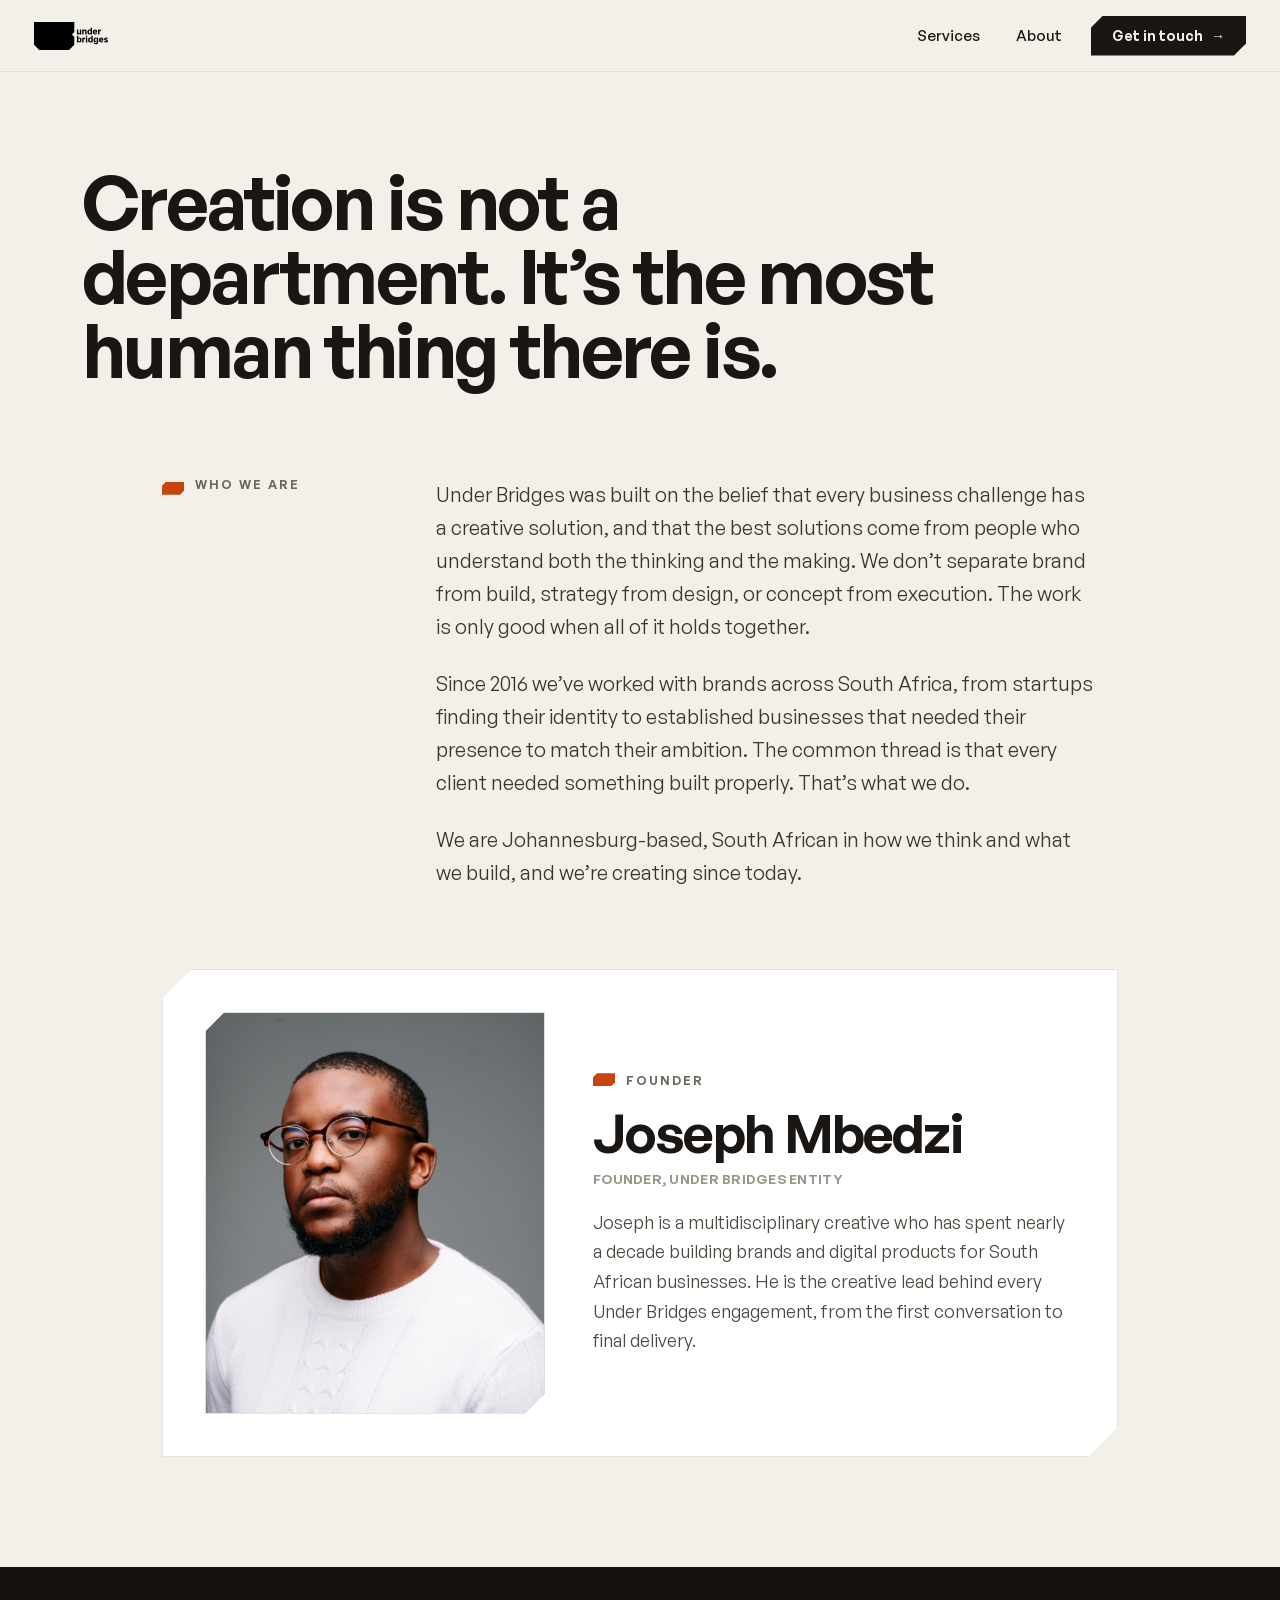
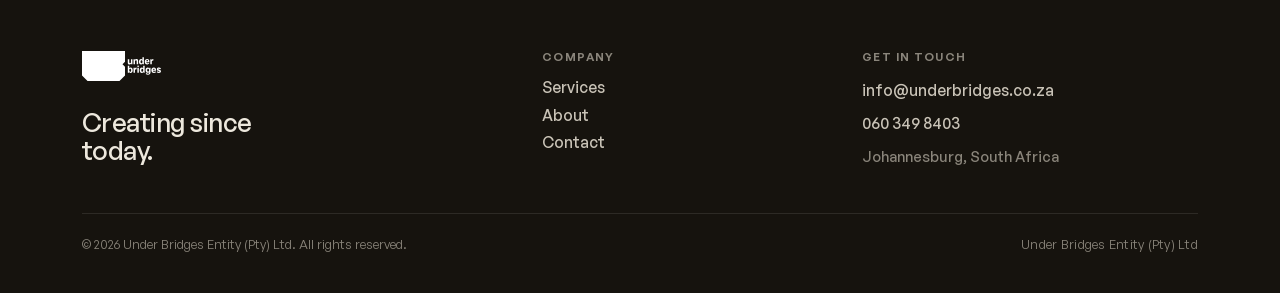
<file: about/index.html>
<!DOCTYPE html>
<html lang="en">
<head>
<meta charset="utf-8">
<meta name="viewport" content="width=device-width, initial-scale=1">
<title>About | Under Bridges — Creative &amp; Digital Solutions</title>
<meta name="description" content="Under Bridges is a Johannesburg-based creative and digital solutions company, founded by Joseph Mbedzi. Building brands and platforms for South African businesses since 2016.">
<link rel="canonical" href="https://underbridges.co.za/about/">
<meta name="theme-color" content="#F3F0E9">

<meta property="og:type" content="website">
<meta property="og:site_name" content="Under Bridges">
<meta property="og:title" content="About | Under Bridges — Creative &amp; Digital Solutions">
<meta property="og:description" content="Creation is not a department. It&#8217;s the most human thing there is. Founded by Joseph Mbedzi, building brands and platforms since 2016.">
<meta property="og:url" content="https://underbridges.co.za/about/">
<meta property="og:image" content="https://underbridges.co.za/assets/og-image.png">
<meta property="og:image:width" content="1200">
<meta property="og:image:height" content="630">
<meta property="og:image:alt" content="Under Bridges — Creating since today.">
<meta property="og:locale" content="en_ZA">
<meta name="twitter:card" content="summary_large_image">
<meta name="twitter:title" content="About | Under Bridges — Creative &amp; Digital Solutions">
<meta name="twitter:description" content="Creation is not a department. It&#8217;s the most human thing there is. Founded by Joseph Mbedzi, building brands and platforms since 2016.">
<meta name="twitter:image" content="https://underbridges.co.za/assets/og-image.png">

<link rel="icon" href="/favicon.svg" type="image/svg+xml">
<link rel="icon" href="/favicon.png" type="image/png">
<link rel="apple-touch-icon" href="/apple-touch-icon.png">

<link rel="preload" href="/assets/fonts/general-sans-600.woff2" as="font" type="font/woff2" crossorigin>
<link rel="preload" href="/assets/fonts/general-sans-400.woff2" as="font" type="font/woff2" crossorigin>
<link rel="stylesheet" href="/assets/css/main.css?v=2">

<script type="application/ld+json">
{
  "@context": "https://schema.org",
  "@graph": [
    {
      "@type": "BreadcrumbList",
      "itemListElement": [
        { "@type": "ListItem", "position": 1, "name": "Home", "item": "https://underbridges.co.za/" },
        { "@type": "ListItem", "position": 2, "name": "About", "item": "https://underbridges.co.za/about/" }
      ]
    },
    {
      "@type": "AboutPage",
      "url": "https://underbridges.co.za/about/",
      "name": "About Under Bridges",
      "about": {
        "@type": "ProfessionalService",
        "name": "Under Bridges",
        "legalName": "Under Bridges Entity (Pty) Ltd",
        "url": "https://underbridges.co.za/",
        "foundingDate": "2016"
      }
    },
    {
      "@type": "Person",
      "name": "Joseph Mbedzi",
      "jobTitle": "Founder",
      "image": "https://underbridges.co.za/assets/joseph-mbedzi.jpg",
      "worksFor": { "@type": "ProfessionalService", "name": "Under Bridges", "url": "https://underbridges.co.za/" },
      "address": { "@type": "PostalAddress", "addressLocality": "Johannesburg", "addressCountry": "ZA" }
    }
  ]
}
</script>
</head>
<body data-page="about">
<a class="skip-link" href="#main">Skip to content</a>

<div class="page">

  <nav class="nav is-solid" data-nav aria-label="Main">
    <a href="/" class="nav__logo" aria-label="Under Bridges — home">
      <span class="nav__logo-stack">
        <img class="logo-white" src="/assets/ub-logo-white.svg" alt="Under Bridges">
        <img class="logo-black" src="/assets/ub-logo-black.svg" alt="" aria-hidden="true">
      </span>
    </a>
    <div class="nav__links">
      <a class="nav__link" href="/services/">Services</a>
      <a class="nav__link" href="/about/">About</a>
      <a class="nav__cta" href="/contact/">Get in touch <span aria-hidden="true">&#8594;</span></a>
    </div>
    <button class="nav__burger" data-burger aria-label="Menu" aria-expanded="false">&#9776;</button>
  </nav>

  <div class="mnav" data-mnav>
    <div class="mnav__links">
      <a class="mnav__link" href="/services/">Services <span aria-hidden="true">&#8594;</span></a>
      <a class="mnav__link" href="/about/">About <span aria-hidden="true">&#8594;</span></a>
      <a class="mnav__link" href="/contact/">Contact <span aria-hidden="true">&#8594;</span></a>
    </div>
    <div class="mnav__contact">
      <a href="mailto:info@underbridges.co.za">info@underbridges.co.za</a>
      <div class="mnav__line">060 349 8403</div>
      <div class="mnav__loc">Johannesburg, South Africa</div>
    </div>
  </div>

  <main id="main">

    <section class="section-light">
      <div class="wrap w-1180 page-head page-head--about">
        <h1 class="page-head__title page-head__title--about">Creation is not a department. <em>It&#8217;s the most human thing there is.</em></h1>
      </div>
    </section>

    <section class="section-light">
      <div class="wrap w-1020 about-who">
        <div class="tag tag--s tag--top">
          <span class="tag__chip" aria-hidden="true"></span>
          <span class="tag__label">Who we are</span>
        </div>
        <div class="about-who__body" data-reveal>
          <p>Under Bridges was built on the belief that every business challenge has a creative solution, and that the best solutions come from people who understand both the thinking and the making. We don&#8217;t separate brand from build, strategy from design, or concept from execution. The work is only good when all of it holds together.</p>
          <p>Since 2016 we&#8217;ve worked with brands across South Africa, from startups finding their identity to established businesses that needed their presence to match their ambition. The common thread is that every client needed something built properly. That&#8217;s what we do.</p>
          <p>We are Johannesburg-based, South African in how we think and what we build, and we&#8217;re <em>creating since today.</em></p>
        </div>
      </div>
    </section>

    <section class="section-light">
      <div class="wrap w-1020 founder-wrap">
        <div class="founder" data-reveal>
          <div class="founder__photo">
            <img src="/assets/joseph-mbedzi.jpg" alt="Joseph Mbedzi, founder of Under Bridges" width="1020" height="1200" loading="lazy" decoding="async">
          </div>
          <div class="founder__meta">
            <div class="tag tag--s">
              <span class="tag__chip" aria-hidden="true"></span>
              <span class="tag__label">Founder</span>
            </div>
            <h2 class="founder__name">Joseph <em>Mbedzi</em></h2>
            <div class="founder__role">Founder, Under Bridges Entity</div>
            <p class="founder__bio">Joseph is a multidisciplinary creative who has spent nearly a decade building brands and digital products for South African businesses. He is the creative lead behind every Under Bridges engagement, from the first conversation to final delivery.</p>
          </div>
        </div>
      </div>
    </section>

  </main>

  <footer class="footer">
    <div class="wrap w-1180 footer__inner">
      <div class="footer__grid">
        <div>
          <a href="/" class="footer__logo"><img src="/assets/ub-logo-white.svg" alt="Under Bridges"></a>
          <p class="footer__tagline">Creating since <em>today.</em></p>
        </div>
        <div>
          <div class="footer__label">Company</div>
          <div class="footer__links">
            <a href="/services/">Services</a>
            <a href="/about/">About</a>
            <a href="/contact/">Contact</a>
          </div>
        </div>
        <div>
          <div class="footer__label">Get in touch</div>
          <a class="footer__email" href="mailto:info@underbridges.co.za">info@underbridges.co.za</a>
          <div class="footer__phone">060 349 8403</div>
          <div class="footer__loc">Johannesburg, South Africa</div>
        </div>
      </div>
      <div class="footer__bottom">
        <span>&copy; <span data-year>2026</span> Under Bridges Entity (Pty) Ltd. All rights reserved.</span>
        <span class="footer__entity">Under Bridges Entity (Pty) Ltd</span>
      </div>
    </div>
  </footer>

</div>

<script src="/assets/js/main.js?v=2" defer></script>
</body>
</html>
</file>
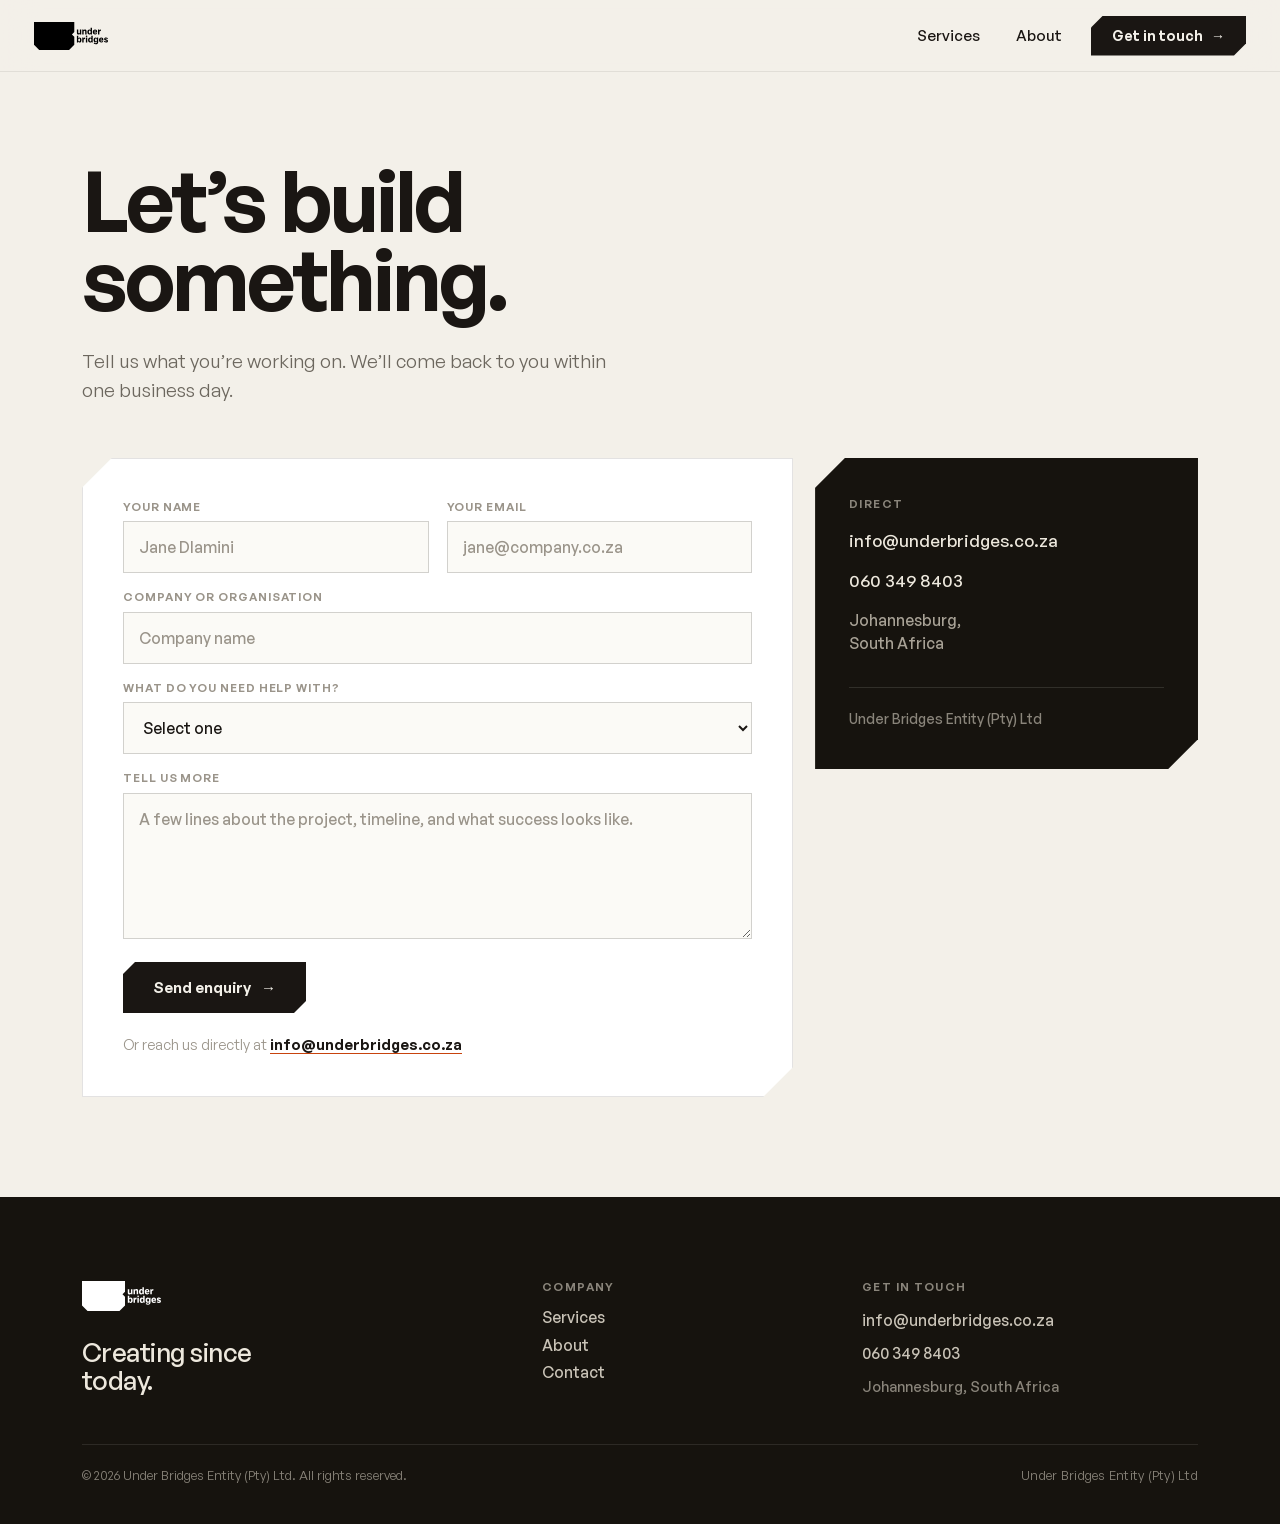
<file: contact/index.html>
<!DOCTYPE html>
<html lang="en">
<head>
<meta charset="utf-8">
<meta name="viewport" content="width=device-width, initial-scale=1">
<title>Get in Touch | Under Bridges</title>
<meta name="description" content="Ready to start a project? Contact Under Bridges for brand identity, digital platform development, and creative solutions in South Africa.">
<link rel="canonical" href="https://underbridges.co.za/contact/">
<meta name="theme-color" content="#F3F0E9">

<meta property="og:type" content="website">
<meta property="og:site_name" content="Under Bridges">
<meta property="og:title" content="Get in Touch | Under Bridges">
<meta property="og:description" content="Tell us what you&#8217;re working on. We&#8217;ll come back to you within one business day.">
<meta property="og:url" content="https://underbridges.co.za/contact/">
<meta property="og:image" content="https://underbridges.co.za/assets/og-image.png">
<meta property="og:image:width" content="1200">
<meta property="og:image:height" content="630">
<meta property="og:image:alt" content="Under Bridges — Creating since today.">
<meta property="og:locale" content="en_ZA">
<meta name="twitter:card" content="summary_large_image">
<meta name="twitter:title" content="Get in Touch | Under Bridges">
<meta name="twitter:description" content="Tell us what you&#8217;re working on. We&#8217;ll come back to you within one business day.">
<meta name="twitter:image" content="https://underbridges.co.za/assets/og-image.png">

<link rel="icon" href="/favicon.svg" type="image/svg+xml">
<link rel="icon" href="/favicon.png" type="image/png">
<link rel="apple-touch-icon" href="/apple-touch-icon.png">

<link rel="preload" href="/assets/fonts/general-sans-600.woff2" as="font" type="font/woff2" crossorigin>
<link rel="preload" href="/assets/fonts/general-sans-400.woff2" as="font" type="font/woff2" crossorigin>
<link rel="stylesheet" href="/assets/css/main.css?v=2">

<script type="application/ld+json">
{
  "@context": "https://schema.org",
  "@type": "ProfessionalService",
  "name": "Under Bridges",
  "legalName": "Under Bridges Entity (Pty) Ltd",
  "url": "https://underbridges.co.za/",
  "email": "info@underbridges.co.za",
  "telephone": "+27 60 349 8403",
  "address": {
    "@type": "PostalAddress",
    "addressLocality": "Johannesburg",
    "addressCountry": "ZA"
  }
}
</script>

<script type="application/ld+json">
{
  "@context": "https://schema.org",
  "@type": "BreadcrumbList",
  "itemListElement": [
    { "@type": "ListItem", "position": 1, "name": "Home", "item": "https://underbridges.co.za/" },
    { "@type": "ListItem", "position": 2, "name": "Contact", "item": "https://underbridges.co.za/contact/" }
  ]
}
</script>
</head>
<body data-page="contact">
<a class="skip-link" href="#main">Skip to content</a>

<div class="page">

  <nav class="nav is-solid" data-nav aria-label="Main">
    <a href="/" class="nav__logo" aria-label="Under Bridges — home">
      <span class="nav__logo-stack">
        <img class="logo-white" src="/assets/ub-logo-white.svg" alt="Under Bridges">
        <img class="logo-black" src="/assets/ub-logo-black.svg" alt="" aria-hidden="true">
      </span>
    </a>
    <div class="nav__links">
      <a class="nav__link" href="/services/">Services</a>
      <a class="nav__link" href="/about/">About</a>
      <a class="nav__cta" href="/contact/">Get in touch <span aria-hidden="true">&#8594;</span></a>
    </div>
    <button class="nav__burger" data-burger aria-label="Menu" aria-expanded="false">&#9776;</button>
  </nav>

  <div class="mnav" data-mnav>
    <div class="mnav__links">
      <a class="mnav__link" href="/services/">Services <span aria-hidden="true">&#8594;</span></a>
      <a class="mnav__link" href="/about/">About <span aria-hidden="true">&#8594;</span></a>
      <a class="mnav__link" href="/contact/">Contact <span aria-hidden="true">&#8594;</span></a>
    </div>
    <div class="mnav__contact">
      <a href="mailto:info@underbridges.co.za">info@underbridges.co.za</a>
      <div class="mnav__line">060 349 8403</div>
      <div class="mnav__loc">Johannesburg, South Africa</div>
    </div>
  </div>

  <main id="main">

    <section class="section-light">
      <div class="wrap w-1180 page-head page-head--contact">
        <h1 class="page-head__title">Let&#8217;s build<br><em>something.</em></h1>
        <p class="contact-head__sub">Tell us what you&#8217;re working on. We&#8217;ll come back to you within one business day.</p>

        <div class="contact-grid">
          <div class="contact-card">
            <form class="form" data-contact-form>
              <div class="form__row">
                <div>
                  <label for="f-name">Your name</label>
                  <input id="f-name" name="name" type="text" placeholder="Jane Dlamini" autocomplete="name" required>
                </div>
                <div>
                  <label for="f-email">Your email</label>
                  <input id="f-email" name="email" type="email" placeholder="jane@company.co.za" autocomplete="email" required>
                </div>
              </div>
              <div>
                <label for="f-company">Company or organisation</label>
                <input id="f-company" name="company" type="text" placeholder="Company name" autocomplete="organization">
              </div>
              <div>
                <label for="f-help">What do you need help with?</label>
                <select id="f-help" name="help">
                  <option value="">Select one</option>
                  <option value="Brand Identity">Brand Identity</option>
                  <option value="Digital Platform">Digital Platform</option>
                  <option value="Campaign Design">Campaign Design</option>
                  <option value="Social Media">Social Media</option>
                  <option value="Something else">Something else</option>
                </select>
              </div>
              <div>
                <label for="f-message">Tell us more</label>
                <textarea id="f-message" name="message" rows="5" placeholder="A few lines about the project, timeline, and what success looks like."></textarea>
              </div>
              <input type="text" name="_honey" class="hp" tabindex="-1" autocomplete="off" aria-hidden="true">
              <button type="submit" class="btn btn--ink">Send enquiry <span aria-hidden="true">&#8594;</span></button>
              <p class="form__error" data-form-error>Something went wrong sending your enquiry. Please email us directly at <a href="mailto:info@underbridges.co.za">info@underbridges.co.za</a>.</p>
              <p class="form__note">Or reach us directly at <a href="mailto:info@underbridges.co.za">info@underbridges.co.za</a></p>
            </form>

            <div class="form-sent" data-form-sent>
              <div class="form-sent__check" aria-hidden="true">&#10003;</div>
              <h2 class="form-sent__title">Enquiry <em>sent.</em></h2>
              <p class="form-sent__copy">Thanks for reaching out. We&#8217;ll come back to you within one business day. In the meantime, email us directly at <a href="mailto:info@underbridges.co.za">info@underbridges.co.za</a>.</p>
            </div>
          </div>

          <div class="contact-panel">
            <div class="contact-panel__label">Direct</div>
            <a class="contact-panel__email" href="mailto:info@underbridges.co.za">info@underbridges.co.za</a>
            <div class="contact-panel__phone">060 349 8403</div>
            <div class="contact-panel__loc">Johannesburg,<br>South Africa</div>
            <div class="contact-panel__entity">Under Bridges Entity (Pty) Ltd</div>
          </div>
        </div>
      </div>
    </section>

  </main>

  <footer class="footer">
    <div class="wrap w-1180 footer__inner">
      <div class="footer__grid">
        <div>
          <a href="/" class="footer__logo"><img src="/assets/ub-logo-white.svg" alt="Under Bridges"></a>
          <p class="footer__tagline">Creating since <em>today.</em></p>
        </div>
        <div>
          <div class="footer__label">Company</div>
          <div class="footer__links">
            <a href="/services/">Services</a>
            <a href="/about/">About</a>
            <a href="/contact/">Contact</a>
          </div>
        </div>
        <div>
          <div class="footer__label">Get in touch</div>
          <a class="footer__email" href="mailto:info@underbridges.co.za">info@underbridges.co.za</a>
          <div class="footer__phone">060 349 8403</div>
          <div class="footer__loc">Johannesburg, South Africa</div>
        </div>
      </div>
      <div class="footer__bottom">
        <span>&copy; <span data-year>2026</span> Under Bridges Entity (Pty) Ltd. All rights reserved.</span>
        <span class="footer__entity">Under Bridges Entity (Pty) Ltd</span>
      </div>
    </div>
  </footer>

</div>

<script src="/assets/js/main.js?v=2" defer></script>
</body>
</html>
</file>
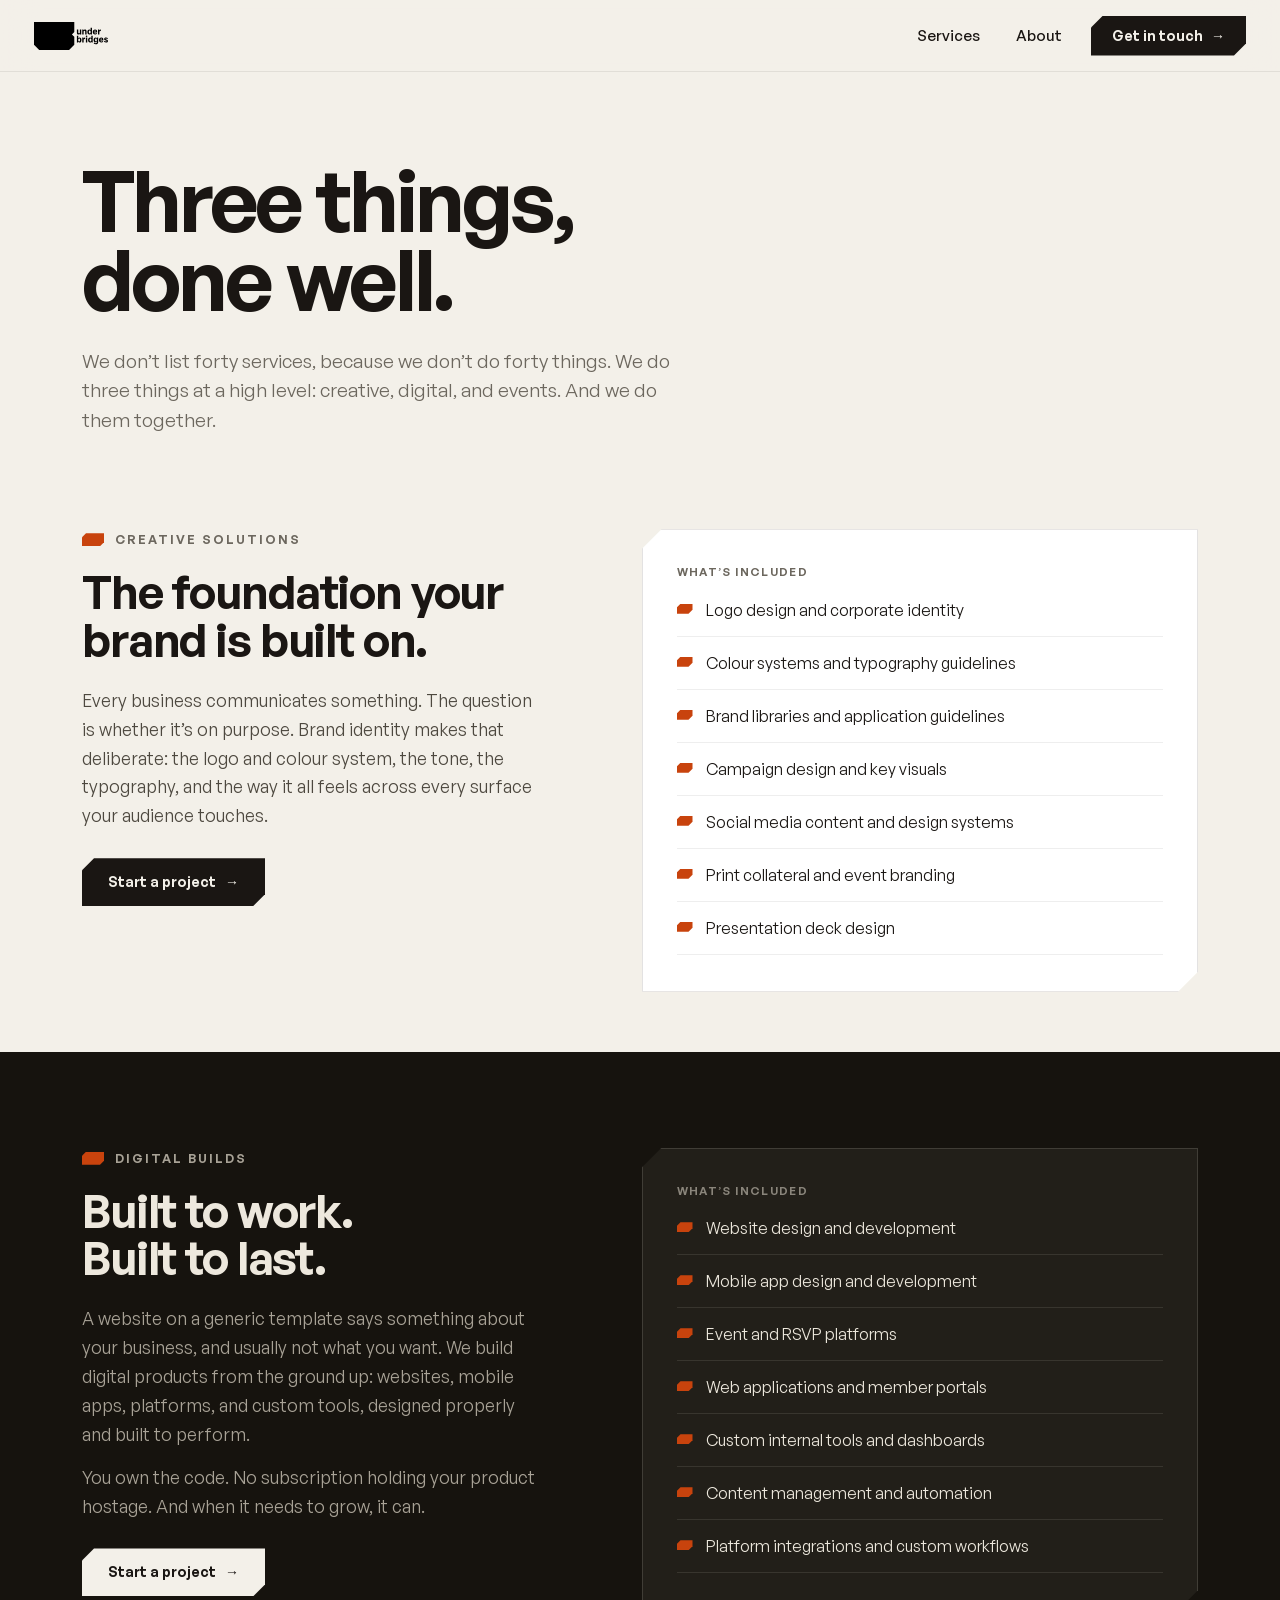
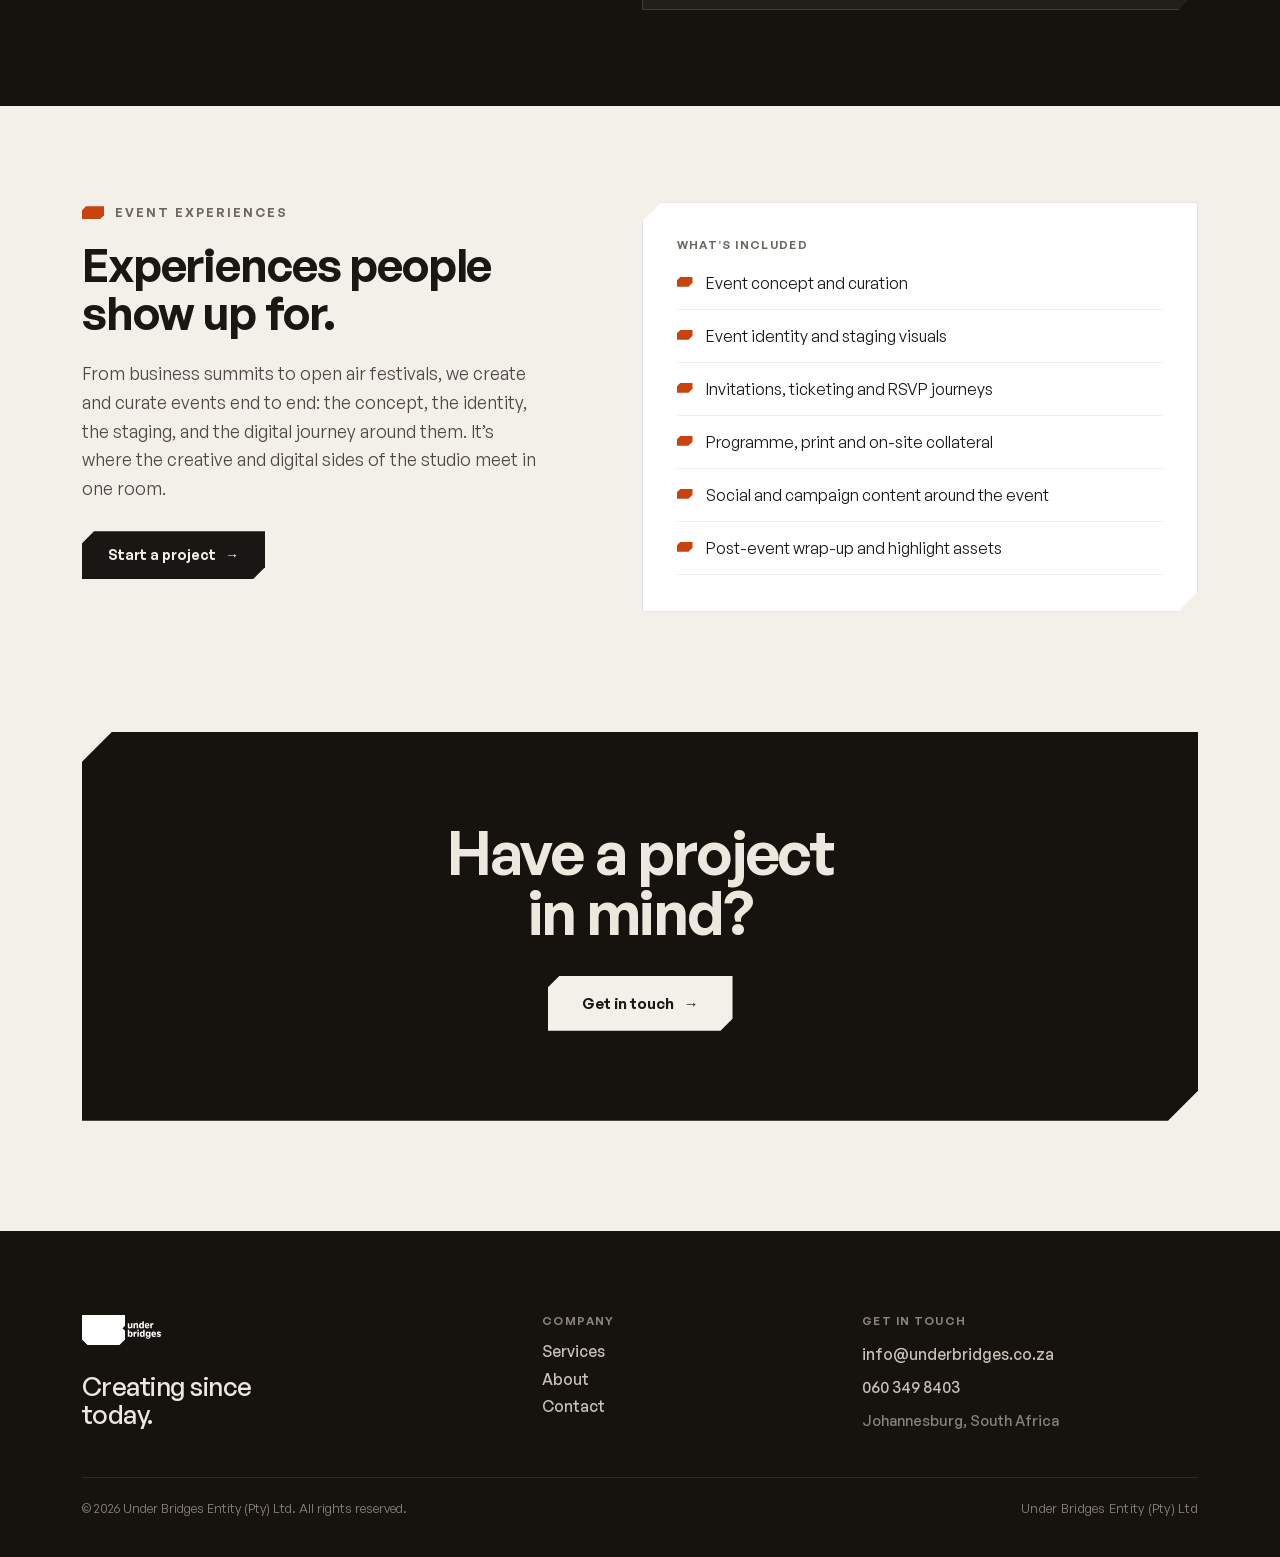
<file: services/index.html>
<!DOCTYPE html>
<html lang="en">
<head>
<meta charset="utf-8">
<meta name="viewport" content="width=device-width, initial-scale=1">
<title>Services | Under Bridges — Creative, Digital &amp; Events</title>
<meta name="description" content="Under Bridges offers brand identity and creative design, digital platform and mobile app development, and end-to-end event experiences for South African businesses. Based in Johannesburg.">
<link rel="canonical" href="https://underbridges.co.za/services/">
<meta name="theme-color" content="#F3F0E9">

<meta property="og:type" content="website">
<meta property="og:site_name" content="Under Bridges">
<meta property="og:title" content="Services | Under Bridges — Creative, Digital &amp; Events">
<meta property="og:description" content="Three things, done well. Creative solutions, digital builds, and event experiences — delivered by one team, concept to code.">
<meta property="og:url" content="https://underbridges.co.za/services/">
<meta property="og:image" content="https://underbridges.co.za/assets/og-image.png">
<meta property="og:image:width" content="1200">
<meta property="og:image:height" content="630">
<meta property="og:image:alt" content="Under Bridges — Creating since today.">
<meta property="og:locale" content="en_ZA">
<meta name="twitter:card" content="summary_large_image">
<meta name="twitter:title" content="Services | Under Bridges — Creative, Digital &amp; Events">
<meta name="twitter:description" content="Three things, done well. Creative solutions, digital builds, and event experiences — delivered by one team, concept to code.">
<meta name="twitter:image" content="https://underbridges.co.za/assets/og-image.png">

<link rel="icon" href="/favicon.svg" type="image/svg+xml">
<link rel="icon" href="/favicon.png" type="image/png">
<link rel="apple-touch-icon" href="/apple-touch-icon.png">

<link rel="preload" href="/assets/fonts/general-sans-600.woff2" as="font" type="font/woff2" crossorigin>
<link rel="preload" href="/assets/fonts/general-sans-400.woff2" as="font" type="font/woff2" crossorigin>
<link rel="stylesheet" href="/assets/css/main.css?v=2">

<script type="application/ld+json">
{
  "@context": "https://schema.org",
  "@graph": [
    {
      "@type": "BreadcrumbList",
      "itemListElement": [
        { "@type": "ListItem", "position": 1, "name": "Home", "item": "https://underbridges.co.za/" },
        { "@type": "ListItem", "position": 2, "name": "Services", "item": "https://underbridges.co.za/services/" }
      ]
    },
    {
      "@type": "Service",
      "name": "Creative Solutions",
      "description": "Brand identity, corporate identity, campaign design, social media content, design systems, print collateral and event branding.",
      "serviceType": "Brand identity design",
      "areaServed": "South Africa",
      "provider": { "@type": "ProfessionalService", "name": "Under Bridges", "url": "https://underbridges.co.za/" }
    },
    {
      "@type": "Service",
      "name": "Digital Builds",
      "description": "Website design and development, mobile app development, web applications, event and RSVP platforms, member portals, custom tools and integrations.",
      "serviceType": "Web and mobile app development",
      "areaServed": "South Africa",
      "provider": { "@type": "ProfessionalService", "name": "Under Bridges", "url": "https://underbridges.co.za/" }
    },
    {
      "@type": "Service",
      "name": "Event Experiences",
      "description": "Events created and curated end to end: concept, identity, staging, ticketing and RSVP journeys, and campaign content.",
      "serviceType": "Event production",
      "areaServed": "South Africa",
      "provider": { "@type": "ProfessionalService", "name": "Under Bridges", "url": "https://underbridges.co.za/" }
    }
  ]
}
</script>
</head>
<body data-page="services">
<a class="skip-link" href="#main">Skip to content</a>

<div class="page">

  <nav class="nav is-solid" data-nav aria-label="Main">
    <a href="/" class="nav__logo" aria-label="Under Bridges — home">
      <span class="nav__logo-stack">
        <img class="logo-white" src="/assets/ub-logo-white.svg" alt="Under Bridges">
        <img class="logo-black" src="/assets/ub-logo-black.svg" alt="" aria-hidden="true">
      </span>
    </a>
    <div class="nav__links">
      <a class="nav__link" href="/services/">Services</a>
      <a class="nav__link" href="/about/">About</a>
      <a class="nav__cta" href="/contact/">Get in touch <span aria-hidden="true">&#8594;</span></a>
    </div>
    <button class="nav__burger" data-burger aria-label="Menu" aria-expanded="false">&#9776;</button>
  </nav>

  <div class="mnav" data-mnav>
    <div class="mnav__links">
      <a class="mnav__link" href="/services/">Services <span aria-hidden="true">&#8594;</span></a>
      <a class="mnav__link" href="/about/">About <span aria-hidden="true">&#8594;</span></a>
      <a class="mnav__link" href="/contact/">Contact <span aria-hidden="true">&#8594;</span></a>
    </div>
    <div class="mnav__contact">
      <a href="mailto:info@underbridges.co.za">info@underbridges.co.za</a>
      <div class="mnav__line">060 349 8403</div>
      <div class="mnav__loc">Johannesburg, South Africa</div>
    </div>
  </div>

  <main id="main">

    <section class="section-light">
      <div class="wrap w-1180 page-head">
        <h1 class="page-head__title">Three things,<br><em>done well.</em></h1>
        <p class="page-head__sub">We don&#8217;t list forty services, because we don&#8217;t do forty things. We do three things at a high level: creative, digital, and events. And we do them together.</p>
      </div>
    </section>

    <section class="section-light">
      <div class="wrap w-1180 svc svc--first">
        <div class="svc__intro" data-reveal>
          <div class="tag tag--s">
            <span class="tag__chip" aria-hidden="true"></span>
            <span class="tag__label">Creative Solutions</span>
          </div>
          <h2 class="svc__title">The <em>foundation</em> your brand is built on.</h2>
          <p class="svc__copy">Every business communicates something. The question is whether it&#8217;s on purpose. Brand identity makes that deliberate: the logo and colour system, the tone, the typography, and the way it all feels across every surface your audience touches.</p>
          <a class="btn btn--ink btn--md" href="/contact/">Start a project <span aria-hidden="true">&#8594;</span></a>
        </div>
        <div class="svc__card" data-reveal>
          <div class="svc__card-label">What&#8217;s included</div>
          <ul class="svc__list">
            <li>Logo design and corporate identity</li>
            <li>Colour systems and typography guidelines</li>
            <li>Brand libraries and application guidelines</li>
            <li>Campaign design and key visuals</li>
            <li>Social media content and design systems</li>
            <li>Print collateral and event branding</li>
            <li>Presentation deck design</li>
          </ul>
        </div>
      </div>
    </section>

    <section class="section-dark">
      <div class="wrap w-1180 svc svc--dark">
        <div class="svc__intro" data-reveal>
          <div class="tag tag--s">
            <span class="tag__chip" aria-hidden="true"></span>
            <span class="tag__label">Digital Builds</span>
          </div>
          <h2 class="svc__title">Built to <em>work.</em><br>Built to <em>last.</em></h2>
          <p class="svc__copy">A website on a generic template says something about your business, and usually not what you want. We build digital products from the ground up: websites, mobile apps, platforms, and custom tools, designed properly and built to perform.</p>
          <p class="svc__copy">You own the code. No subscription holding your product hostage. And when it needs to grow, it can.</p>
          <a class="btn btn--light btn--md" href="/contact/">Start a project <span aria-hidden="true">&#8594;</span></a>
        </div>
        <div class="svc__card" data-reveal>
          <div class="svc__card-label">What&#8217;s included</div>
          <ul class="svc__list">
            <li>Website design and development</li>
            <li>Mobile app design and development</li>
            <li>Event and RSVP platforms</li>
            <li>Web applications and member portals</li>
            <li>Custom internal tools and dashboards</li>
            <li>Content management and automation</li>
            <li>Platform integrations and custom workflows</li>
          </ul>
        </div>
      </div>
    </section>

    <section class="section-light">
      <div class="wrap w-1180 svc svc--last">
        <div class="svc__intro" data-reveal>
          <div class="tag tag--s">
            <span class="tag__chip" aria-hidden="true"></span>
            <span class="tag__label">Event Experiences</span>
          </div>
          <h2 class="svc__title">Experiences people <em>show up</em> for.</h2>
          <p class="svc__copy">From business summits to open air festivals, we create and curate events end to end: the concept, the identity, the staging, and the digital journey around them. It&#8217;s where the creative and digital sides of the studio meet in one room.</p>
          <a class="btn btn--ink btn--md" href="/contact/">Start a project <span aria-hidden="true">&#8594;</span></a>
        </div>
        <div class="svc__card" data-reveal>
          <div class="svc__card-label">What&#8217;s included</div>
          <ul class="svc__list">
            <li>Event concept and curation</li>
            <li>Event identity and staging visuals</li>
            <li>Invitations, ticketing and RSVP journeys</li>
            <li>Programme, print and on-site collateral</li>
            <li>Social and campaign content around the event</li>
            <li>Post-event wrap-up and highlight assets</li>
          </ul>
        </div>
      </div>
    </section>

    <section class="section-light cta-strip cta-strip--services">
      <div class="wrap w-1180">
        <div class="cta-block" data-reveal>
          <h2 class="cta-block__title cta-block__title--sm">Have a project <em>in mind?</em></h2>
          <a class="btn btn--light btn--lg" href="/contact/">Get in touch <span aria-hidden="true">&#8594;</span></a>
        </div>
      </div>
    </section>

  </main>

  <footer class="footer">
    <div class="wrap w-1180 footer__inner">
      <div class="footer__grid">
        <div>
          <a href="/" class="footer__logo"><img src="/assets/ub-logo-white.svg" alt="Under Bridges"></a>
          <p class="footer__tagline">Creating since <em>today.</em></p>
        </div>
        <div>
          <div class="footer__label">Company</div>
          <div class="footer__links">
            <a href="/services/">Services</a>
            <a href="/about/">About</a>
            <a href="/contact/">Contact</a>
          </div>
        </div>
        <div>
          <div class="footer__label">Get in touch</div>
          <a class="footer__email" href="mailto:info@underbridges.co.za">info@underbridges.co.za</a>
          <div class="footer__phone">060 349 8403</div>
          <div class="footer__loc">Johannesburg, South Africa</div>
        </div>
      </div>
      <div class="footer__bottom">
        <span>&copy; <span data-year>2026</span> Under Bridges Entity (Pty) Ltd. All rights reserved.</span>
        <span class="footer__entity">Under Bridges Entity (Pty) Ltd</span>
      </div>
    </div>
  </footer>

</div>

<script src="/assets/js/main.js?v=2" defer></script>
</body>
</html>
</file>
<file: assets/css/main.css>
/* ==========================================================================
   Under Bridges — underbridges.co.za
   Design system from "Under Bridges Website v4" (Claude Design)
   ========================================================================== */

/* Font — General Sans (Fontshare, ITF Free Font License), self-hosted. */
@font-face {
  font-family: 'General Sans';
  font-style: normal;
  font-weight: 400;
  font-display: swap;
  src: url('/assets/fonts/general-sans-400.woff2') format('woff2');
}

@font-face {
  font-family: 'General Sans';
  font-style: normal;
  font-weight: 500;
  font-display: swap;
  src: url('/assets/fonts/general-sans-500.woff2') format('woff2');
}

@font-face {
  font-family: 'General Sans';
  font-style: normal;
  font-weight: 600;
  font-display: swap;
  src: url('/assets/fonts/general-sans-600.woff2') format('woff2');
}

:root {
  --ub-accent: #C8430D;
  --ub-bg: #F3F0E9;
  --ub-ink: #1A1613;
  --ub-dark: #16130E;
  --ub-dark-ink: #EDE8DD;
  --ub-hero-bg: #0D0B09;

  /* Chamfered corners */
  --cham-tag: polygon(4px 0, 100% 0, 100% calc(100% - 4px), calc(100% - 4px) 100%, 0 100%, 0 4px);
  --cham-s: polygon(8px 0, 100% 0, 100% calc(100% - 8px), calc(100% - 8px) 100%, 0 100%, 0 8px);
  --cham-m: polygon(12px 0, 100% 0, 100% calc(100% - 12px), calc(100% - 12px) 100%, 0 100%, 0 12px);
  --cham-l: polygon(20px 0, 100% 0, 100% calc(100% - 20px), calc(100% - 20px) 100%, 0 100%, 0 20px);
  --cham-xl: polygon(30px 0, 100% 0, 100% calc(100% - 30px), calc(100% - 30px) 100%, 0 100%, 0 30px);
}

/* Base ------------------------------------------------------------------- */

* { box-sizing: border-box; }

html { scroll-behavior: smooth; }

body {
  margin: 0;
  background: var(--ub-bg);
  font-family: 'General Sans', sans-serif;
  color: var(--ub-ink);
  -webkit-font-smoothing: antialiased;
  text-rendering: optimizeLegibility;
}

a { color: inherit; text-decoration: none; }

::selection { background: var(--ub-accent); color: #FFFFFF; }

em { font: inherit; color: inherit; font-style: normal; }

input::placeholder,
textarea::placeholder { color: #9a948a; }

select option { background: #FFFFFF; color: #1A1613; }

:focus-visible { outline: 2px solid var(--ub-accent); outline-offset: 2px; }

.skip-link {
  position: absolute;
  left: -9999px;
  top: 0;
  z-index: 400;
  background: var(--ub-ink);
  color: var(--ub-bg);
  padding: 12px 18px;
  font: 600 14px/1 'General Sans', sans-serif;
}
.skip-link:focus { left: 0; }

.page { position: relative; min-height: 100vh; display: flex; flex-direction: column; }
.page > main { flex: 1; }

@keyframes ubScrollCue {
  0% { transform: translateY(0); opacity: .9; }
  50% { transform: translateY(8px); opacity: .4; }
  100% { transform: translateY(0); opacity: .9; }
}

/* Layout ------------------------------------------------------------------ */

.wrap { margin: 0 auto; padding-left: 32px; padding-right: 32px; }
.w-920 { max-width: 920px; }
.w-1020 { max-width: 1020px; }
.w-1080 { max-width: 1080px; }
.w-1180 { max-width: 1180px; }

.section-light { position: relative; background: var(--ub-bg); }
.section-dark { position: relative; background: var(--ub-dark); color: var(--ub-dark-ink); }

/* Nav ---------------------------------------------------------------------- */

.nav {
  position: fixed;
  top: 0; left: 0; right: 0;
  z-index: 300;
  display: flex;
  align-items: center;
  justify-content: space-between;
  height: 72px;
  padding: 0 34px;
  color: #F3F0E9;
  background: transparent;
  border-bottom: 1px solid transparent;
  transition: background .25s ease, color .25s ease, border-color .25s ease;
}

.nav.is-solid {
  color: #1A1613;
  background: rgba(243, 240, 233, 0.82);
  border-bottom: 1px solid rgba(26, 22, 19, 0.08);
  backdrop-filter: blur(18px) saturate(150%);
  -webkit-backdrop-filter: blur(18px) saturate(150%);
}

.nav__logo { display: flex; align-items: center; }
.nav__logo-stack { position: relative; display: inline-flex; height: 28px; }
.nav__logo-stack img { height: 28px; width: auto; display: block; transition: opacity .25s ease; }
.nav__logo-stack img:last-child { position: absolute; left: 0; top: 0; }
.nav__logo-stack .logo-white { opacity: 1; }
.nav__logo-stack .logo-black { opacity: 0; }
.nav.is-solid .logo-white { opacity: 0; }
.nav.is-solid .logo-black { opacity: 1; }

.nav__links { display: flex; align-items: center; gap: 6px; }

.nav__link {
  font: 500 15px/1 'General Sans', sans-serif;
  color: inherit;
  padding: 10px 15px;
  transition: opacity .2s;
}
.nav__link:hover { opacity: .6; }

.nav__cta {
  margin-left: 8px;
  display: inline-flex;
  align-items: center;
  gap: 8px;
  background: #F3F0E9;
  color: #1A1613;
  font: 600 14px/1 'General Sans', sans-serif;
  padding: 13px 21px;
  cursor: pointer;
  clip-path: var(--cham-m);
  transition: transform .2s, background .25s ease, color .25s ease;
}
.nav__cta:hover { transform: translateY(-1px); }
.nav.is-solid .nav__cta { background: #1A1613; color: #F3F0E9; }

.nav__burger {
  display: none;
  align-items: center;
  justify-content: center;
  width: 46px;
  height: 46px;
  background: transparent;
  color: inherit;
  border: 1.5px solid currentColor;
  clip-path: var(--cham-s);
  cursor: pointer;
  font-size: 19px;
  line-height: 1;
  padding: 0;
}

/* Mobile menu --------------------------------------------------------------- */

.mnav {
  position: fixed;
  inset: 0;
  z-index: 290;
  background: #F3F0E9;
  display: none;
  flex-direction: column;
  padding: 84px 26px 36px;
}
.mnav.is-open { display: flex; }

.mnav__links { display: flex; flex-direction: column; gap: 4px; margin-top: 14px; }

.mnav__link {
  display: flex;
  align-items: center;
  justify-content: space-between;
  padding: 22px 4px;
  border-bottom: 1px solid rgba(26, 22, 19, 0.12);
  font-weight: 600;
  font-size: 34px;
  letter-spacing: -.02em;
  color: #1A1613;
}
.mnav__link span { color: var(--ub-accent); font-size: 24px; }

.mnav__contact { margin-top: auto; display: flex; flex-direction: column; gap: 7px; }
.mnav__contact a,
.mnav__contact .mnav__line { font: 600 16px/1.4 'General Sans', sans-serif; color: #1A1613; word-break: break-word; }
.mnav__contact .mnav__loc { font: 500 14.5px/1.5 'General Sans', sans-serif; color: #9a948a; margin-top: 4px; }

/* Buttons -------------------------------------------------------------------- */

.btn {
  display: inline-flex;
  align-items: center;
  gap: 9px;
  font: 600 15px/1 'General Sans', sans-serif;
  padding: 18px 30px;
  border: none;
  cursor: pointer;
  clip-path: var(--cham-m);
  transition: transform .2s;
}
.btn:hover { transform: translateY(-2px); }

.btn--light { background: #F3F0E9; color: #1A1613; }
.btn--ink { background: #1A1613; color: #F3F0E9; }

.btn--ghost {
  background: rgba(243, 240, 233, 0.08);
  color: #F3F0E9;
  border: 1px solid rgba(243, 240, 233, 0.3);
  backdrop-filter: blur(10px);
  -webkit-backdrop-filter: blur(10px);
  transition: background .2s;
}
.btn--ghost:hover { transform: none; background: rgba(243, 240, 233, 0.16); }

.btn--md { font-size: 14px; padding: 17px 26px; }
.btn--lg { padding: 20px 34px; gap: 10px; }

/* Tag / eyebrow ---------------------------------------------------------------- */

.tag { display: inline-flex; align-items: center; gap: 11px; }
.tag--top { align-items: flex-start; }
.tag--top .tag__chip { margin-top: 4px; }

.tag__chip {
  width: 22px;
  height: 13px;
  background: var(--ub-accent);
  display: inline-block;
  flex: none;
  clip-path: var(--cham-tag);
}

.tag__label {
  font: 600 12.5px/1 'General Sans', sans-serif;
  letter-spacing: .18em;
  text-transform: uppercase;
  color: #6C675E;
}
.tag--s .tag__label { letter-spacing: .16em; }
.section-dark .tag__label { color: #A8A296; }

/* Reveal ------------------------------------------------------------------------ */
/* [data-reveal] elements are hidden and translated by JS, then revealed on scroll. */

/* Hero (home) --------------------------------------------------------------------- */

.hero { position: relative; height: 280vh; background: var(--ub-bg); }

.hero__frame {
  position: sticky;
  top: 0;
  height: 100vh;
  overflow: hidden;
  background: var(--ub-hero-bg);
}

.hero__video {
  position: absolute;
  inset: 0;
  width: 100%;
  height: 100%;
  object-fit: cover;
  background: var(--ub-hero-bg);
  pointer-events: none;
}

.hero__scrim {
  position: absolute;
  inset: 0;
  background: linear-gradient(180deg, rgba(13,11,9,0.55) 0%, rgba(13,11,9,0.3) 38%, rgba(13,11,9,0.34) 62%, rgba(13,11,9,0.72) 100%);
}

.hero__content {
  position: absolute;
  inset: 0;
  display: flex;
  flex-direction: column;
  align-items: center;
  justify-content: center;
  text-align: center;
  padding: 0 32px;
  color: #F3F0E9;
}

.hero__title {
  font-weight: 600;
  font-size: clamp(46px, 7.6vw, 116px);
  line-height: .94;
  letter-spacing: -.035em;
  margin: 0;
  max-width: 12ch;
  text-wrap: balance;
}

.hero__sub {
  margin: 26px 0 0;
  max-width: 520px;
  font-size: clamp(16.5px, 2.2vw, 19px);
  line-height: 1.55;
  color: #D9D3C8;
  text-wrap: pretty;
}

.hero__ctas {
  display: flex;
  gap: 13px;
  flex-wrap: wrap;
  justify-content: center;
  margin-top: 38px;
}

.hero__cue {
  position: absolute;
  left: 50%;
  bottom: 30px;
  transform: translateX(-50%);
  display: flex;
  flex-direction: column;
  align-items: center;
  gap: 8px;
  color: #EDE8DD;
  pointer-events: none;
}
.hero__cue-label {
  font: 500 11.5px/1 'General Sans', sans-serif;
  letter-spacing: .18em;
  text-transform: uppercase;
  opacity: .7;
}
.hero__cue-arrow { font-size: 17px; animation: ubScrollCue 1.8s ease-in-out infinite; }

/* Statement sections (approach / why it works) -------------------------------------- */

.statement { display: flex; flex-direction: column; align-items: center; text-align: center; }
.statement--approach { padding-top: clamp(110px, 15vw, 170px); padding-bottom: clamp(110px, 15vw, 170px); }
.statement--why { padding-top: clamp(96px, 13vw, 130px); padding-bottom: clamp(96px, 13vw, 130px); }

.statement .tag { margin-bottom: 36px; }
.statement--why .tag { margin-bottom: 32px; }

.statement__text {
  font-weight: 500;
  font-size: clamp(26px, 3.8vw, 48px);
  line-height: 1.18;
  letter-spacing: -.02em;
  margin: 0;
  max-width: 20ch;
  text-wrap: balance;
}
.statement--why .statement__text {
  font-size: clamp(25px, 3.6vw, 46px);
  line-height: 1.2;
  max-width: 21ch;
}

.statement__sub {
  margin: 30px 0 0;
  font-size: 18.5px;
  line-height: 1.6;
  color: #6C675E;
  max-width: 44ch;
  text-wrap: pretty;
}
.statement--why .statement__sub { color: #A8A296; max-width: 48ch; }

/* Service cards (home) ---------------------------------------------------------------- */

.services-home { padding-bottom: 110px; }

.services-home__title {
  font-weight: 600;
  font-size: clamp(30px, 3.6vw, 46px);
  line-height: 1;
  letter-spacing: -.03em;
  margin: 0 0 40px;
  text-align: center;
}

.grid { display: grid; }
.grid--3 { grid-template-columns: 1fr 1fr 1fr; gap: 20px; }

.scard {
  display: flex;
  flex-direction: column;
  cursor: pointer;
  background: #FFFFFF;
  border: 1.5px solid rgba(26, 22, 19, 0.12);
  clip-path: var(--cham-l);
  transition: transform .25s, border-color .25s;
}
.scard:hover { transform: translateY(-6px); border-color: rgba(26, 22, 19, 0.28); }

.scard--dark { background: var(--ub-dark); color: var(--ub-dark-ink); border: none; }

.scard__media { margin: 0; overflow: hidden; }
.scard__media img {
  width: 100%;
  height: 200px;
  object-fit: cover;
  display: block;
  filter: grayscale(1) sepia(.16) contrast(1.04) brightness(.99);
  transition: filter .5s ease, transform .5s ease;
}
.scard:hover .scard__media img { filter: none; transform: scale(1.03); }

.scard__body { padding: 30px 36px 34px; display: flex; flex-direction: column; flex: 1; }
.scard--dark:hover { border-color: transparent; }

.scard__num { font: 600 14px/1 'General Sans', sans-serif; color: var(--ub-accent); }

.scard__title {
  font-weight: 600;
  font-size: clamp(26px, 2.4vw, 34px);
  line-height: 1.04;
  letter-spacing: -.02em;
  margin: 16px 0 0;
}

.scard__copy {
  margin: 16px 0 0;
  font-size: 16.5px;
  line-height: 1.6;
  color: #6C675E;
  max-width: 44ch;
}
.scard--dark .scard__copy { color: #A8A296; }

.scard__link {
  display: inline-flex;
  align-items: center;
  gap: 8px;
  margin-top: auto;
  padding-top: 26px;
  font: 600 13.5px/1 'General Sans', sans-serif;
  color: #1A1613;
}
.scard--dark .scard__link { color: var(--ub-dark-ink); }

/* Trusted by ------------------------------------------------------------------------------ */

.clients { padding-top: clamp(80px, 11vw, 110px); padding-bottom: clamp(80px, 11vw, 110px); display: flex; flex-direction: column; align-items: center; }

.clients__label {
  font: 600 12.5px/1 'General Sans', sans-serif;
  letter-spacing: .18em;
  text-transform: uppercase;
  color: #6C675E;
  margin-bottom: 38px;
}

.clients__row {
  display: flex;
  flex-wrap: wrap;
  justify-content: center;
  align-items: center;
  gap: 30px 52px;
  max-width: 900px;
}

/* All marks pre-processed to the same ink colour; heights tuned per logo
   proportions so they read as one consistent size. */
.clients__logo { height: 26px; width: auto; display: block; }
.clients__logo--tall { height: 38px; }
.clients__logo--squat { height: 30px; }
.clients__logo--wide { height: 16px; }
.clients__logo--xwide { height: 12px; }

/* CTA block --------------------------------------------------------------------------------- */

.cta-strip { padding-bottom: 110px; }
.cta-strip--services { padding-top: 80px; }

.cta-block {
  position: relative;
  overflow: hidden;
  padding: 90px 56px;
  clip-path: var(--cham-xl);
  background: var(--ub-dark);
  color: var(--ub-dark-ink);
  display: flex;
  flex-direction: column;
  align-items: center;
  text-align: center;
  gap: 34px;
}

.cta-block__title {
  font-weight: 600;
  font-size: clamp(34px, 5vw, 64px);
  line-height: 1;
  letter-spacing: -.03em;
  margin: 0;
  max-width: 16ch;
  text-wrap: balance;
}
.cta-block__title--sm { font-size: clamp(32px, 4.8vw, 60px); }

/* Page headers (services / about / contact) ---------------------------------------------------- */

.page-head { padding-top: clamp(120px, 18vw, 160px); padding-bottom: 64px; }
.page-head--about { padding-top: clamp(124px, 18vw, 165px); padding-bottom: 90px; }
.page-head--contact { padding-bottom: 100px; }

.page-head__title {
  font-weight: 600;
  font-size: clamp(42px, 6.6vw, 104px);
  line-height: .94;
  letter-spacing: -.035em;
  margin: 0;
}

.page-head__title--about {
  font-size: clamp(36px, 5.8vw, 92px);
  line-height: 1;
  max-width: 19ch;
}

.page-head__sub {
  margin: 28px 0 0;
  max-width: 600px;
  font-size: 19px;
  line-height: 1.55;
  color: #6C675E;
}

/* Service detail sections ------------------------------------------------------------------------ */

.svc { display: grid; grid-template-columns: 0.95fr 1.05fr; gap: 56px; align-items: start; }
.svc--first { padding-top: 30px; padding-bottom: 60px; }
.svc--dark { padding-top: 96px; padding-bottom: 96px; }
.svc--last { padding-top: 96px; padding-bottom: 40px; }

.svc__intro .tag { margin-bottom: 22px; }

.svc__title {
  font-weight: 600;
  font-size: clamp(30px, 3.6vw, 46px);
  line-height: 1.04;
  letter-spacing: -.025em;
  margin: 0;
}

.svc__copy {
  margin: 22px 0 0;
  font-size: 17.5px;
  line-height: 1.65;
  color: #4d483f;
  max-width: 46ch;
}
.svc__copy + .svc__copy { margin-top: 14px; }
.section-dark .svc__copy { color: #A8A296; }

.svc__intro .btn { margin-top: 28px; }

.svc__card {
  padding: 36px 34px;
  background: #FFFFFF;
  border: 1.5px solid rgba(26, 22, 19, 0.12);
  clip-path: var(--cham-l);
}
.section-dark .svc__card {
  background: rgba(243, 240, 233, 0.05);
  border: 1.5px solid rgba(243, 240, 233, 0.14);
}

.svc__card-label {
  font: 600 11.5px/1 'General Sans', sans-serif;
  letter-spacing: .12em;
  text-transform: uppercase;
  color: #6C675E;
  margin-bottom: 6px;
}
.section-dark .svc__card-label { color: #8a857b; }

.svc__list { list-style: none; margin: 0; padding: 0; }

.svc__list li {
  display: flex;
  gap: 13px;
  align-items: flex-start;
  padding: 15px 0;
  border-bottom: 1px solid rgba(26, 22, 19, 0.07);
  font-size: 16px;
  color: #1A1613;
}
.section-dark .svc__list li { border-bottom: 1px solid rgba(243, 240, 233, 0.1); color: var(--ub-dark-ink); }

.svc__list li::before {
  content: "";
  flex: none;
  margin-top: 5px;
  width: 16px;
  height: 10px;
  background: var(--ub-accent);
  display: inline-block;
  clip-path: var(--cham-tag);
}

/* About ---------------------------------------------------------------------------------------------- */

.about-who { padding-bottom: 80px; display: grid; grid-template-columns: 220px 1fr; gap: 54px; }

.about-who__body p {
  margin: 0;
  font-size: 20px;
  line-height: 1.65;
  color: #3a352e;
  max-width: 60ch;
}
.about-who__body p + p { margin-top: 24px; }

.founder-wrap { padding-bottom: 110px; }

.founder {
  padding: 42px;
  background: #FFFFFF;
  border: 1.5px solid rgba(26, 22, 19, 0.12);
  clip-path: var(--cham-xl);
  display: grid;
  grid-template-columns: 340px 1fr;
  gap: 48px;
  align-items: center;
}

.founder__photo {
  overflow: hidden;
  border: 1.5px solid rgba(26, 22, 19, 0.14);
  clip-path: var(--cham-l);
}
.founder__photo img {
  width: 100%;
  height: 400px;
  display: block;
  object-fit: cover;
}

.founder__meta .tag { margin-bottom: 20px; }

.founder__name {
  font-weight: 600;
  font-size: clamp(32px, 4.2vw, 56px);
  line-height: 1;
  letter-spacing: -.03em;
  margin: 0;
}

.founder__role {
  margin-top: 12px;
  font: 600 13.5px/1 'General Sans', sans-serif;
  letter-spacing: .02em;
  color: #9a948a;
  text-transform: uppercase;
}

.founder__bio {
  margin: 22px 0 0;
  font-size: 18px;
  line-height: 1.65;
  color: #4d483f;
  max-width: 52ch;
}

/* Contact ----------------------------------------------------------------------------------------------- */

.contact-head__sub { margin: 28px 0 52px; max-width: 540px; font-size: 19px; line-height: 1.55; color: #6C675E; }

.contact-grid { display: grid; grid-template-columns: 1.3fr 0.7fr; gap: 22px; align-items: start; }

.contact-card {
  padding: 42px 40px;
  background: #FFFFFF;
  border: 1.5px solid rgba(26, 22, 19, 0.12);
  clip-path: var(--cham-xl);
}

.form { display: flex; flex-direction: column; gap: 18px; }

.form__row { display: grid; grid-template-columns: 1fr 1fr; gap: 18px; }

.form label {
  display: block;
  font: 600 11.5px/1 'General Sans', sans-serif;
  letter-spacing: .08em;
  text-transform: uppercase;
  color: #9a948a;
  margin-bottom: 9px;
}

.form input,
.form select,
.form textarea {
  width: 100%;
  padding: 14px 15px;
  border: 1.5px solid rgba(26, 22, 19, 0.18);
  background: #FBFAF6;
  font: 500 15.5px 'General Sans', sans-serif;
  color: #1A1613;
  outline: none;
  transition: border-color .2s;
  border-radius: 0;
}
.form textarea { line-height: 1.5; resize: vertical; }
.form select { cursor: pointer; appearance: auto; }

.form input:focus,
.form select:focus,
.form textarea:focus { border-color: var(--ub-accent); outline: none; }

.form .btn { align-self: flex-start; gap: 10px; }
.form .btn[disabled] { opacity: .6; cursor: default; transform: none; }

.form__note { margin: 4px 0 0; font-size: 14.5px; color: #9a948a; }
.form__note a { color: #1A1613; font-weight: 600; border-bottom: 1px solid var(--ub-accent); }

.form__error { margin: 0; font-size: 14.5px; color: #B33000; display: none; }
.form__error.is-visible { display: block; }
.form__error a { font-weight: 600; border-bottom: 1px solid currentColor; }

.form-sent { padding: 14px 0; display: none; }
.form-sent.is-visible { display: block; }

.form-sent__check {
  width: 46px;
  height: 34px;
  background: var(--ub-accent);
  display: flex;
  align-items: center;
  justify-content: center;
  margin-bottom: 24px;
  font-size: 18px;
  color: #FFFFFF;
  clip-path: var(--cham-s);
}

.form-sent__title { font-weight: 600; font-size: 32px; line-height: 1.04; letter-spacing: -.02em; margin: 0; }

.form-sent__copy { margin: 14px 0 0; font-size: 17px; line-height: 1.6; color: #4d483f; max-width: 46ch; }
.form-sent__copy a { color: #1A1613; font-weight: 600; border-bottom: 1px solid var(--ub-accent); }

.contact-panel {
  position: relative;
  overflow: hidden;
  padding: 40px 34px;
  background: var(--ub-dark);
  color: var(--ub-dark-ink);
  clip-path: var(--cham-xl);
}

.contact-panel__label {
  font: 600 11.5px/1 'General Sans', sans-serif;
  letter-spacing: .12em;
  text-transform: uppercase;
  color: #8a857b;
  margin-bottom: 20px;
}

.contact-panel__email {
  display: block;
  font: 500 17px/1.4 'General Sans', sans-serif;
  color: var(--ub-dark-ink);
  margin-bottom: 16px;
  word-break: break-word;
  transition: color .2s;
}
.contact-panel__email:hover { color: var(--ub-accent); }

.contact-panel__phone { font: 500 17px/1.4 'General Sans', sans-serif; color: var(--ub-dark-ink); margin-bottom: 16px; }

.contact-panel__loc { font: 500 15.5px/1.5 'General Sans', sans-serif; color: #A8A296; }

.contact-panel__entity {
  margin-top: 32px;
  padding-top: 20px;
  border-top: 1px solid rgba(243, 240, 233, 0.12);
  font: 500 14px/1.5 'General Sans', sans-serif;
  color: #8a857b;
}

/* Footer -------------------------------------------------------------------------------------------------- */

.footer { position: relative; background: var(--ub-dark); color: var(--ub-dark-ink); }

.footer__inner { padding-top: 84px; padding-bottom: 40px; }

.footer__grid {
  display: grid;
  grid-template-columns: 1.5fr 1fr 1.2fr;
  gap: 40px;
  padding-bottom: 46px;
  border-bottom: 1px solid rgba(243, 240, 233, 0.1);
}

.footer__logo { display: inline-block; }
.footer__logo img { height: 30px; margin-bottom: 22px; }

.footer__tagline {
  font-weight: 500;
  font-size: 26px;
  line-height: 1.08;
  letter-spacing: -.02em;
  margin: 0;
  max-width: 14ch;
}

.footer__label {
  font: 600 11.5px/1 'General Sans', sans-serif;
  letter-spacing: .12em;
  text-transform: uppercase;
  color: #8a857b;
  margin-bottom: 18px;
}

.footer__links { display: flex; flex-direction: column; gap: 12px; }
.footer__links a { font: 500 15.5px/1 'General Sans', sans-serif; color: #C9C3B7; transition: color .2s; }
.footer__links a:hover { color: var(--ub-accent); }

.footer__email {
  display: block;
  font: 500 15.5px/1.4 'General Sans', sans-serif;
  color: #C9C3B7;
  margin-bottom: 11px;
  word-break: break-word;
  transition: color .2s;
}
.footer__email:hover { color: var(--ub-accent); }

.footer__phone { font: 500 15.5px/1.4 'General Sans', sans-serif; color: #C9C3B7; margin-bottom: 11px; }
.footer__loc { font: 500 14.5px/1.5 'General Sans', sans-serif; color: #8a857b; }

.footer__bottom {
  display: flex;
  justify-content: space-between;
  align-items: center;
  padding-top: 22px;
  font-size: 13px;
  color: #8a857b;
  flex-wrap: wrap;
  gap: 10px;
}
.footer__bottom .footer__entity { letter-spacing: .02em; }

/* Honeypot field — visually removed, still present for bots */
.hp { display: none; }

/* 404 ------------------------------------------------------------------------------------------------------- */

.notfound { padding-top: clamp(140px, 22vw, 220px); padding-bottom: 120px; }
.notfound__cta { margin-top: 36px; }

/* Responsive --------------------------------------------------------------------------------------------------- */

@media (max-width: 900px) {
  .nav__links { display: none; }
  .nav__burger { display: inline-flex; }

  .grid--3,
  .svc,
  .about-who,
  .founder,
  .contact-grid,
  .form__row,
  .footer__grid { grid-template-columns: 1fr; gap: 34px; }

  .form__row { gap: 18px; }

  .cta-block { padding: 64px 34px; }
}

@media (max-width: 640px) {
  .wrap { padding-left: 22px; padding-right: 22px; }
  .nav { padding-left: 18px; padding-right: 18px; }

  .founder__photo img { height: 300px; }

  .scard__body { padding: 28px 26px 28px; }
  .scard__media img { height: 180px; }
  .svc__card { padding: 34px 26px; }
  .contact-card { padding: 34px 28px 30px; }
  .founder { padding: 34px 28px 30px; }
  .contact-panel { padding: 34px 26px; }

  .clients__row { gap: 24px 32px; }
  .clients__logo { height: 22px; }
  .clients__logo--tall { height: 32px; }
  .clients__logo--squat { height: 26px; }
  .clients__logo--wide { height: 13px; }
  .clients__logo--xwide { height: 10px; }
}

/* Reduced motion -------------------------------------------------------------------------------------------------- */

@media (prefers-reduced-motion: reduce) {
  html { scroll-behavior: auto; }
  * { animation: none !important; transition: none !important; }
  .hero { height: 100vh; }
}
</file>
